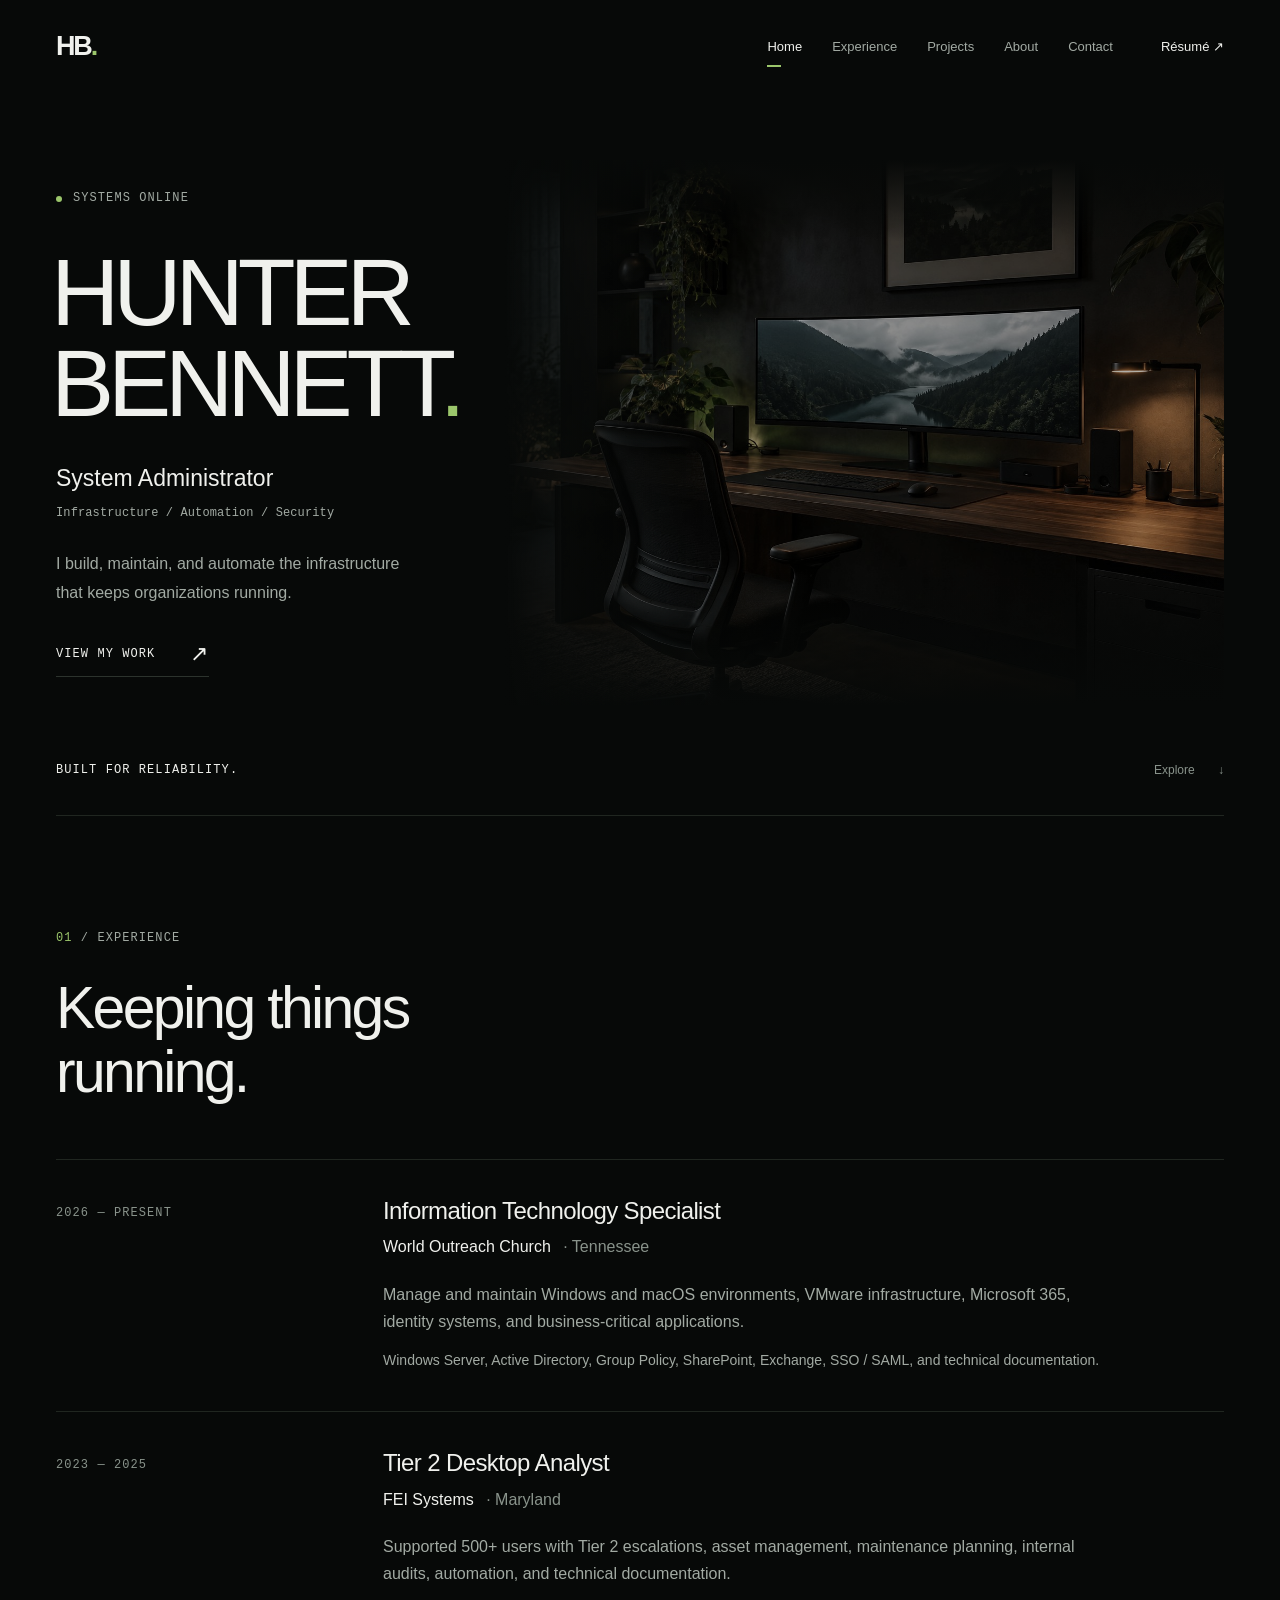
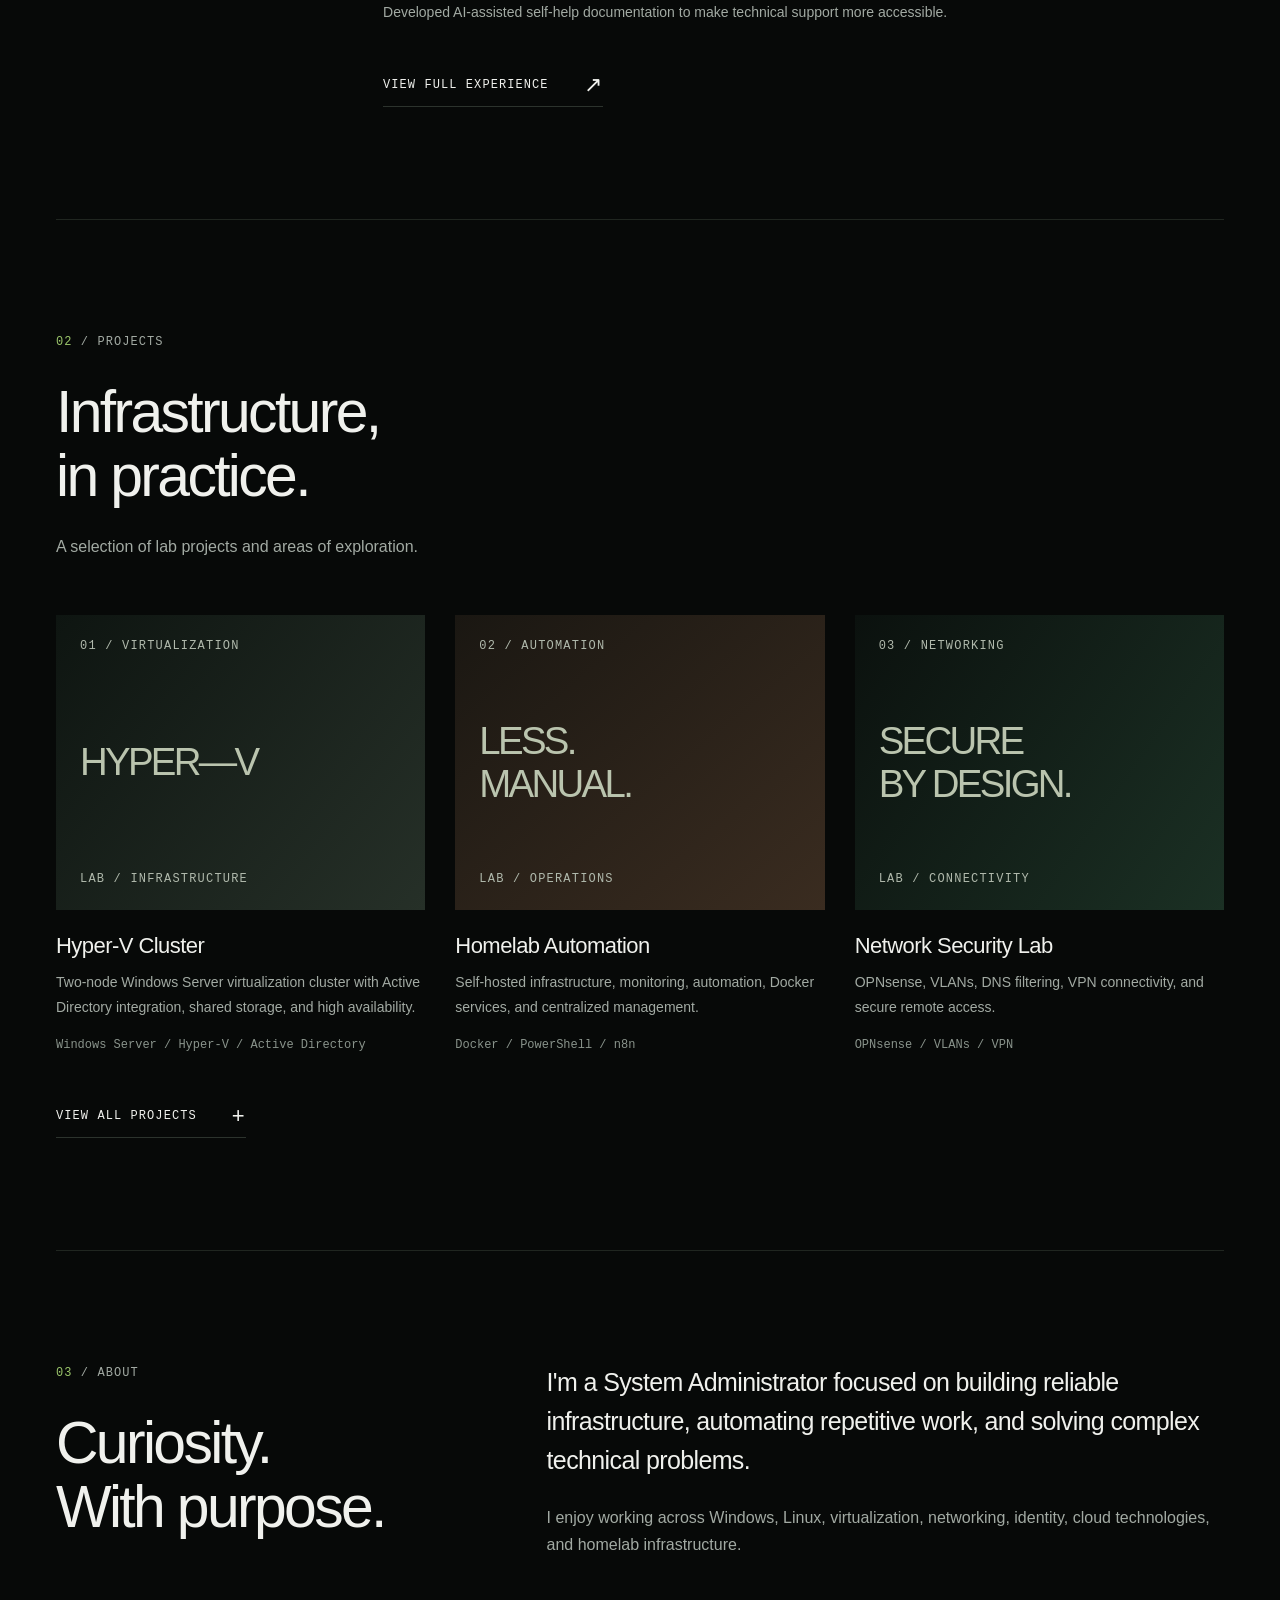
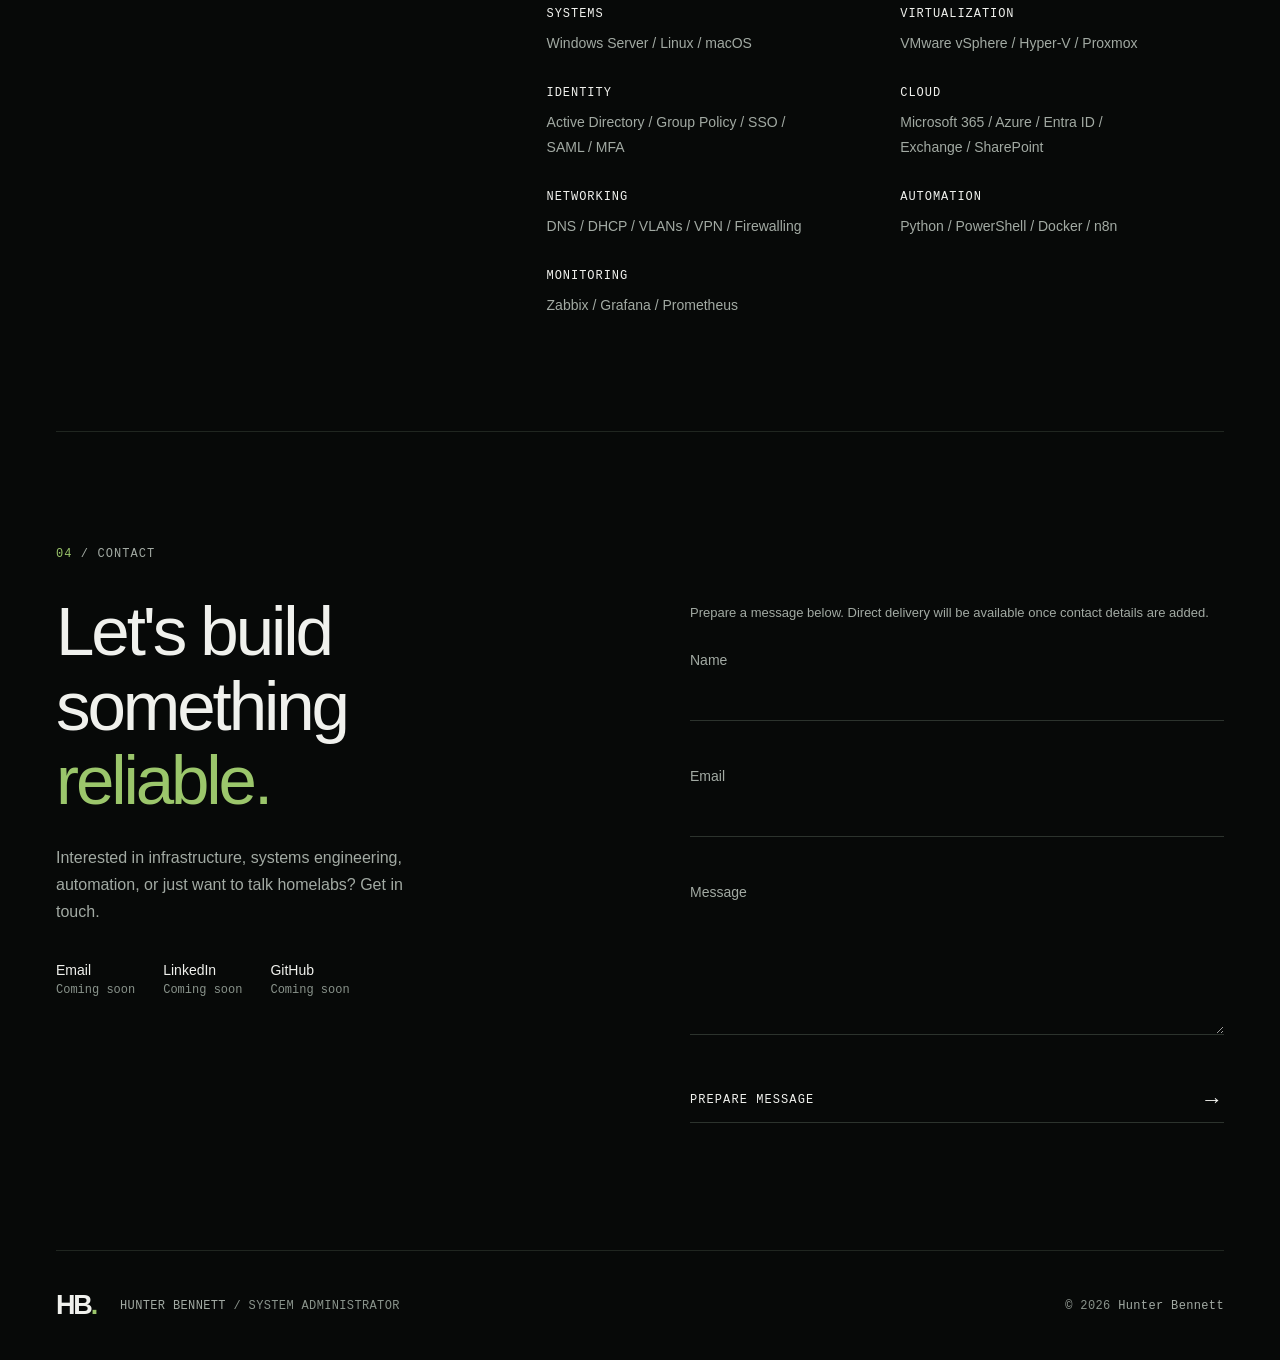
<file: index.html>
<!doctype html>
<html lang="en">
<head>
  <meta charset="utf-8">
  <meta name="viewport" content="width=device-width, initial-scale=1">
  <title>Hunter Bennett | System Administrator</title>
  <meta name="description" content="Hunter Bennett — System Administrator specializing in infrastructure, virtualization, automation, identity, networking, and Microsoft technologies.">
  <meta name="theme-color" content="#070908">
  <meta property="og:type" content="website">
  <meta property="og:title" content="Hunter Bennett | System Administrator">
  <meta property="og:description" content="Reliable infrastructure. Thoughtful automation. Explore Hunter Bennett’s experience, projects, and technical practice.">
  <meta name="twitter:card" content="summary">
  <link rel="icon" type="image/svg+xml" href="assets/icons/favicon.svg">
  <link rel="stylesheet" href="css/style.css">
  <script src="js/main.js" defer></script>
</head>
<body>
  <a class="skip-link" href="#main">Skip to content</a>
  <header class="site-header">
    <div class="container nav-layout">
      <a class="wordmark" href="#home" aria-label="Hunter Bennett home">HB<span>.</span></a>
      <button class="menu-toggle" aria-expanded="false" aria-controls="navigation" hidden>Menu <span aria-hidden="true">☰</span></button>
      <nav id="navigation" aria-label="Main navigation">
        <a href="#home" aria-current="location">Home</a><a href="#experience">Experience</a><a href="#projects">Projects</a><a href="#about">About</a><a href="#contact">Contact</a>
        <a class="resume-link" href="resume.html">Résumé <span aria-hidden="true">↗</span></a>
      </nav>
    </div>
  </header>
  <main id="main">
    <section class="hero container" id="home" aria-labelledby="hero-title">
      <div class="hero-copy">
        <p class="eyebrow status"><span aria-hidden="true"></span> Systems online</p>
        <h1 id="hero-title">HUNTER<br>BENNETT<span>.</span></h1>
        <p class="role">System Administrator</p>
        <p class="focus">Infrastructure / Automation / Security</p>
        <p class="intro">I build, maintain, and automate the infrastructure that keeps organizations running.</p>
        <a class="text-link" href="#projects">View my work <span aria-hidden="true">↗</span></a>
      </div>
      <div class="hero-visual"><img src="assets/images/workstation.jpg" alt="A quiet dark workstation with walnut surfaces, green plants, and warm ambient lighting" width="1536" height="1024" fetchpriority="high"></div>
      <div class="hero-bottom"><span class="eyebrow">Built for reliability.</span><a href="#experience" aria-label="Scroll to experience">Explore <span aria-hidden="true">↓</span></a></div>
    </section>
    <section class="section container" id="experience" aria-labelledby="experience-title">
      <div class="section-heading reveal"><p class="eyebrow"><span>01</span> / Experience</p><h2 id="experience-title">Keeping things<br>running.</h2></div>
      <div class="experience-list">
        <article class="job reveal"><p class="date">2026 — PRESENT</p><div><h3>Information Technology Specialist</h3><p class="company">World Outreach Church <span>· Tennessee</span></p><p>Manage and maintain Windows and macOS environments, VMware infrastructure, Microsoft 365, identity systems, and business-critical applications.</p><p class="job-detail">Windows Server, Active Directory, Group Policy, SharePoint, Exchange, SSO / SAML, and technical documentation.</p></div></article>
        <article class="job reveal"><p class="date">2023 — 2025</p><div><h3>Tier 2 Desktop Analyst</h3><p class="company">FEI Systems <span>· Maryland</span></p><p>Supported 500+ users with Tier 2 escalations, asset management, maintenance planning, internal audits, automation, and technical documentation.</p><p class="job-detail">Developed AI-assisted self-help documentation to make technical support more accessible.</p></div></article>
      </div>
      <a class="text-link section-link" href="resume.html">View full experience <span aria-hidden="true">↗</span></a>
    </section>
    <section class="section container" id="projects" aria-labelledby="projects-title">
      <div class="section-heading reveal"><p class="eyebrow"><span>02</span> / Projects</p><h2 id="projects-title">Infrastructure,<br>in practice.</h2><p class="section-note">A selection of lab projects and areas of exploration.</p></div>
      <div class="project-grid">
        <!-- Replace these intentionally abstract image placeholders with real project photographs. Future case studies can link from each project title. -->
        <article class="project reveal"><div class="project-image cluster" role="img" aria-label="Abstract placeholder for a Hyper-V server cluster photograph"><span>01 / VIRTUALIZATION</span><b aria-hidden="true">HYPER—V</b><small>LAB / INFRASTRUCTURE</small></div><h3>Hyper-V Cluster</h3><p>Two-node Windows Server virtualization cluster with Active Directory integration, shared storage, and high availability.</p><p class="project-meta">Windows Server / Hyper-V / Active Directory</p></article>
        <article class="project reveal"><div class="project-image automation" role="img" aria-label="Abstract placeholder for a homelab workstation photograph"><span>02 / AUTOMATION</span><b aria-hidden="true">LESS.<br>MANUAL.</b><small>LAB / OPERATIONS</small></div><h3>Homelab Automation</h3><p>Self-hosted infrastructure, monitoring, automation, Docker services, and centralized management.</p><p class="project-meta">Docker / PowerShell / n8n</p></article>
        <article class="project reveal"><div class="project-image network" role="img" aria-label="Abstract placeholder for a network equipment photograph"><span>03 / NETWORKING</span><b aria-hidden="true">SECURE<br>BY DESIGN.</b><small>LAB / CONNECTIVITY</small></div><h3>Network Security Lab</h3><p>OPNsense, VLANs, DNS filtering, VPN connectivity, and secure remote access.</p><p class="project-meta">OPNsense / VLANs / VPN</p></article>
      </div>
      <details class="more-projects"><summary class="text-link">View all projects <span aria-hidden="true">+</span></summary><div class="other-projects"><article><h3>Monitoring Stack</h3><p>Zabbix / Grafana / Prometheus</p></article><article><h3>Automation Platform</h3><p>Python / PowerShell / n8n</p></article><article><h3>Self-Hosted Services</h3><p>Docker / Linux / Proxmox</p></article></div></details>
    </section>
    <section class="section container about-section" id="about" aria-labelledby="about-title">
      <div class="section-heading reveal"><p class="eyebrow"><span>03</span> / About</p><h2 id="about-title">Curiosity.<br>With purpose.</h2></div>
      <div class="about-content reveal"><p class="about-lead">I'm a System Administrator focused on building reliable infrastructure, automating repetitive work, and solving complex technical problems.</p><p>I enjoy working across Windows, Linux, virtualization, networking, identity, cloud technologies, and homelab infrastructure.</p>
        <dl class="skills"><div><dt>Systems</dt><dd>Windows Server / Linux / macOS</dd></div><div><dt>Virtualization</dt><dd>VMware vSphere / Hyper-V / Proxmox</dd></div><div><dt>Identity</dt><dd>Active Directory / Group Policy / SSO / SAML / MFA</dd></div><div><dt>Cloud</dt><dd>Microsoft 365 / Azure / Entra ID / Exchange / SharePoint</dd></div><div><dt>Networking</dt><dd>DNS / DHCP / VLANs / VPN / Firewalling</dd></div><div><dt>Automation</dt><dd>Python / PowerShell / Docker / n8n</dd></div><div><dt>Monitoring</dt><dd>Zabbix / Grafana / Prometheus</dd></div></dl>
      </div>
    </section>
    <section class="section container" id="contact" aria-labelledby="contact-title">
      <p class="eyebrow reveal"><span>04</span> / Contact</p>
      <div class="contact-layout"><div class="reveal"><h2 id="contact-title">Let's build<br>something<br><em>reliable.</em></h2><p>Interested in infrastructure, systems engineering, automation, or just want to talk homelabs? Get in touch.</p><ul class="social-links" aria-label="Contact channels"><li>Email <span>Coming soon</span></li><li>LinkedIn <span>Coming soon</span></li><li>GitHub <span>Coming soon</span></li></ul></div>
      <form id="contact-form" class="contact-form reveal" novalidate>
        <p id="form-note" class="form-note">Prepare a message below. Direct delivery will be available once contact details are added.</p>
        <div class="field"><label for="name">Name</label><input id="name" name="name" autocomplete="name" required maxlength="100" aria-describedby="name-error"><p class="error" id="name-error"></p></div>
        <div class="field"><label for="email">Email</label><input id="email" name="email" type="email" autocomplete="email" required maxlength="254" aria-describedby="email-error"><p class="error" id="email-error"></p></div>
        <div class="field"><label for="message">Message</label><textarea id="message" name="message" rows="4" required minlength="10" maxlength="5000" aria-describedby="message-error"></textarea><p class="error" id="message-error"></p></div>
        <button class="text-link" type="submit">Prepare message <span aria-hidden="true">→</span></button><p id="form-status" role="status" aria-live="polite"></p><a id="download-message" class="text-link" hidden download="message-to-hunter.txt">Download message <span aria-hidden="true">↓</span></a>
        <noscript><p>Message preparation requires JavaScript. Contact details are not yet available.</p></noscript>
      </form></div>
    </section>
  </main>
  <footer class="container"><a href="#home" class="wordmark" aria-label="Back to top">HB<span>.</span></a><p>Hunter Bennett <span>/ System Administrator</span></p><p class="copyright">© <span id="year">2026</span> Hunter Bennett</p></footer>
</body>
</html>
</file>
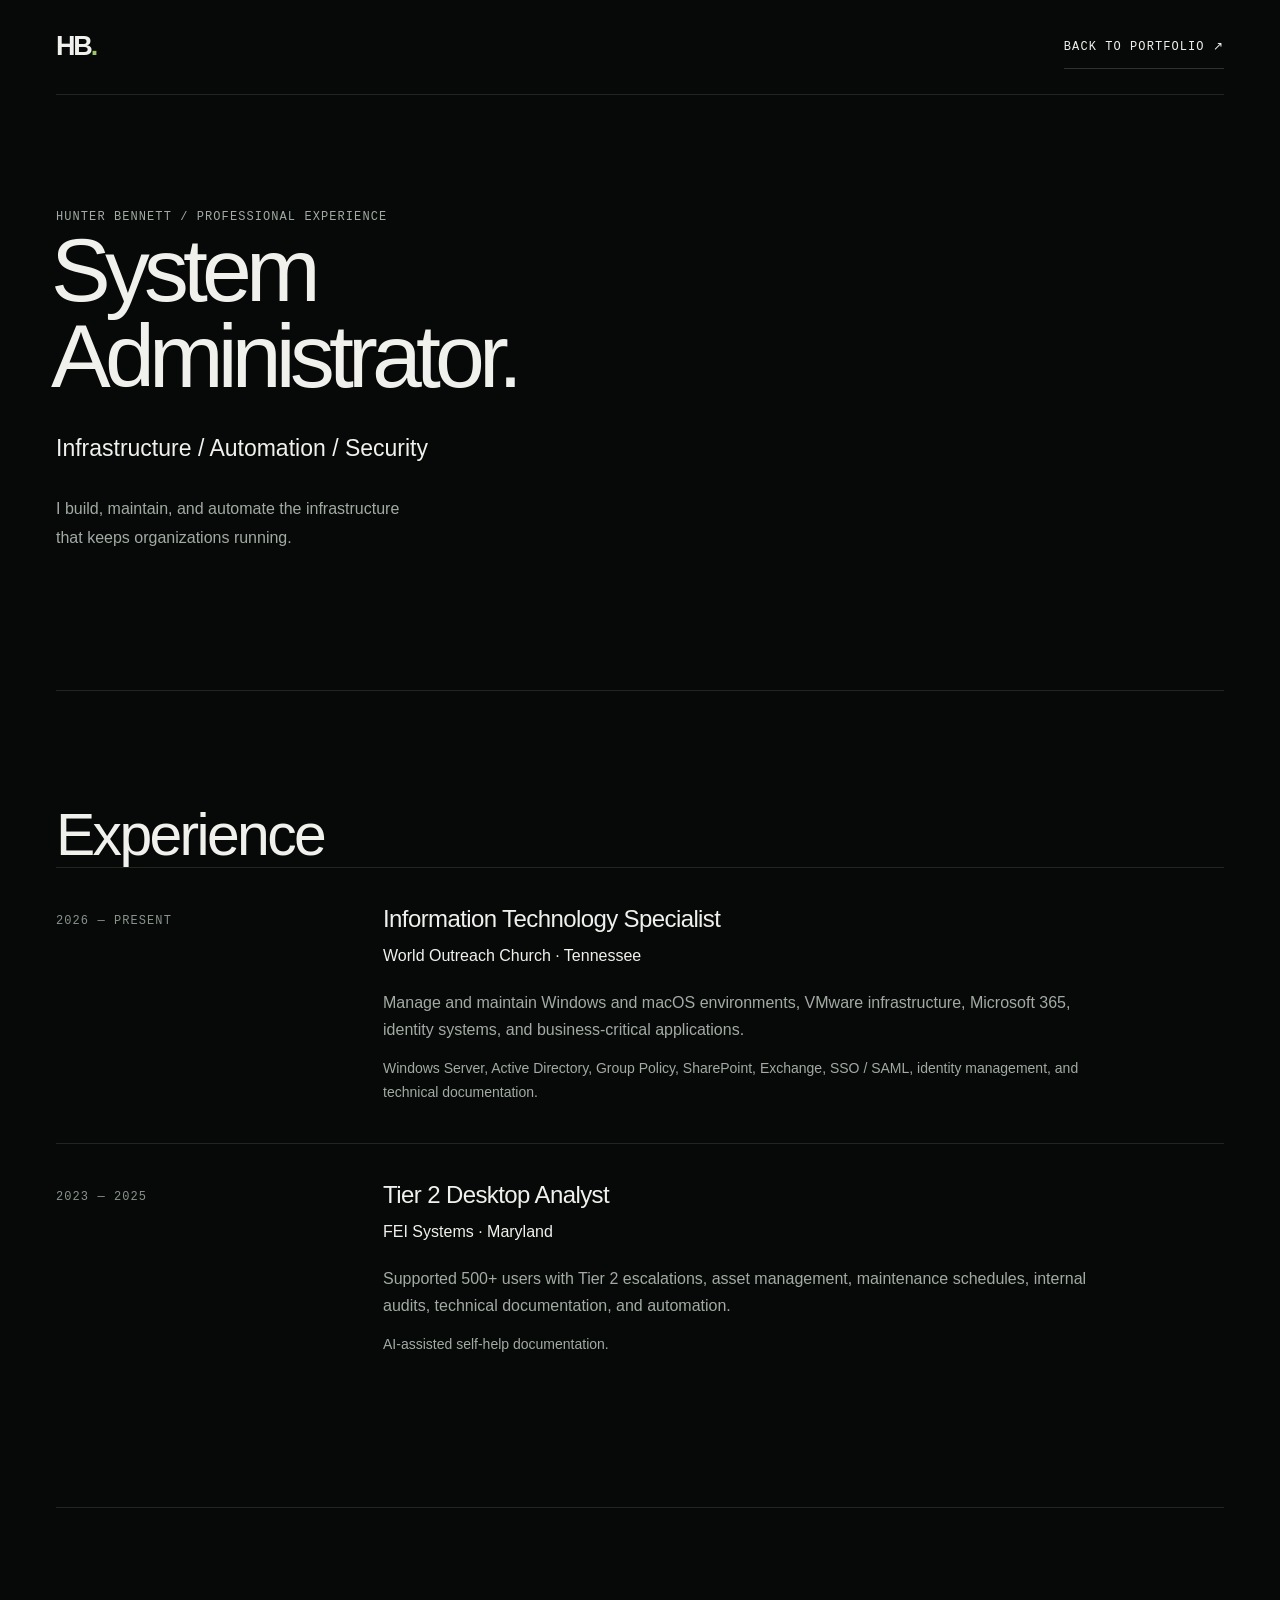
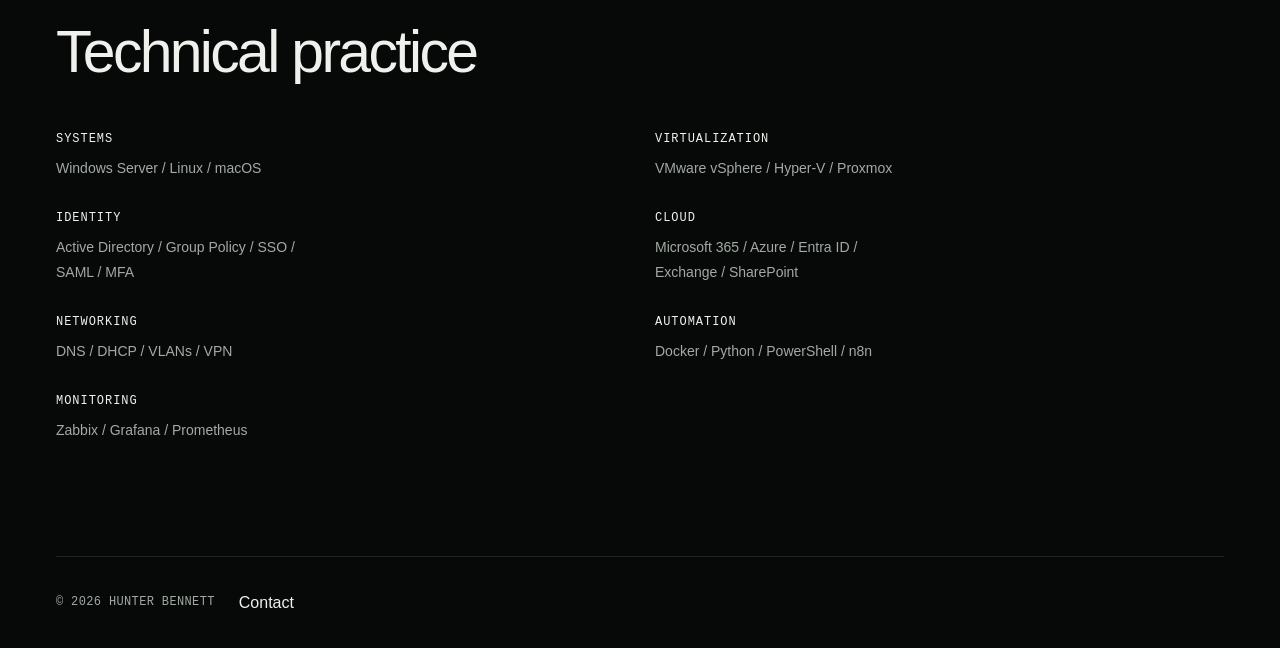
<file: resume.html>
<!doctype html>
<html lang="en"><head><meta charset="utf-8"><meta name="viewport" content="width=device-width, initial-scale=1"><title>Experience | Hunter Bennett</title><meta name="description" content="Professional experience and technical skills of Hunter Bennett, System Administrator."><link rel="icon" href="assets/icons/favicon.svg" type="image/svg+xml"><link rel="stylesheet" href="css/style.css"></head>
<body><header class="container nav-layout"><a class="wordmark" href="index.html">HB<span>.</span></a><a class="text-link" href="index.html#experience">Back to portfolio ↗</a></header><main class="container"><section class="section"><p class="eyebrow">Hunter Bennett / Professional experience</p><h1 class="resume-title">System<br>Administrator.</h1><p class="role">Infrastructure / Automation / Security</p><p class="intro">I build, maintain, and automate the infrastructure that keeps organizations running.</p></section>
<section class="section" aria-labelledby="experience"><h2 id="experience">Experience</h2><article class="job"><p class="date">2026 — PRESENT</p><div><h3>Information Technology Specialist</h3><p class="company">World Outreach Church · Tennessee</p><p>Manage and maintain Windows and macOS environments, VMware infrastructure, Microsoft 365, identity systems, and business-critical applications.</p><p class="job-detail">Windows Server, Active Directory, Group Policy, SharePoint, Exchange, SSO / SAML, identity management, and technical documentation.</p></div></article><article class="job"><p class="date">2023 — 2025</p><div><h3>Tier 2 Desktop Analyst</h3><p class="company">FEI Systems · Maryland</p><p>Supported 500+ users with Tier 2 escalations, asset management, maintenance schedules, internal audits, technical documentation, and automation.</p><p class="job-detail">AI-assisted self-help documentation.</p></div></article></section>
<section class="section" aria-labelledby="skills"><h2 id="skills">Technical practice</h2><dl class="skills"><div><dt>Systems</dt><dd>Windows Server / Linux / macOS</dd></div><div><dt>Virtualization</dt><dd>VMware vSphere / Hyper-V / Proxmox</dd></div><div><dt>Identity</dt><dd>Active Directory / Group Policy / SSO / SAML / MFA</dd></div><div><dt>Cloud</dt><dd>Microsoft 365 / Azure / Entra ID / Exchange / SharePoint</dd></div><div><dt>Networking</dt><dd>DNS / DHCP / VLANs / VPN</dd></div><div><dt>Automation</dt><dd>Docker / Python / PowerShell / n8n</dd></div><div><dt>Monitoring</dt><dd>Zabbix / Grafana / Prometheus</dd></div></dl></section></main><footer class="container"><p>© 2026 Hunter Bennett</p><a href="index.html#contact">Contact</a></footer></body></html>
</file>
<file: css/style.css>
/* 1. Variables */
:root{--bg:#070908;--bg-secondary:#0a0d0b;--surface:#0f1310;--text:#f0f1ed;--text-secondary:#a2aaa3;--text-muted:#89938b;--border:#202620;--border-light:#2c332d;--green:#9bc66b;--green-muted:#6f8f51;--green-dark:#26351f;--walnut:#654936;--sans:Arial,Helvetica,sans-serif;--mono:Consolas,'Courier New',monospace;--width:1400px}
/* 2. Reset */
*,*::before,*::after{box-sizing:border-box}body,h1,h2,h3,p,dl,dd{margin:0}button,input,textarea{font:inherit}img{display:block;max-width:100%}button,a,input,textarea{-webkit-tap-highlight-color:transparent}[hidden]{display:none!important}
/* 3. Base */
html{scroll-behavior:smooth;scroll-padding-top:110px}body{background:var(--bg);color:var(--text);font:16px/1.7 var(--sans)}a{color:inherit;text-decoration:none}button{color:inherit;cursor:pointer}a,button{touch-action:manipulation}a:hover{color:var(--green)}::selection{background:var(--green-dark);color:var(--text)}:focus-visible{outline:2px solid var(--green);outline-offset:6px}.container{width:calc(100% - 112px);max-width:var(--width);margin-inline:auto}.section{padding-block:112px;border-top:1px solid var(--border)}.skip-link{position:fixed;z-index:100;top:12px;left:12px;padding:10px 18px;background:var(--text);color:var(--bg);transform:translateY(-150%)}.skip-link:focus{transform:none}
/* 4. Typography */
h1,h2,h3{font-weight:500;line-height:1.08;letter-spacing:-.045em}h2{font-size:clamp(38px,4.6vw,68px)}h3{font-size:24px;letter-spacing:-.025em}p{color:var(--text-secondary)}.eyebrow,.date,.project-meta{font-family:var(--mono);font-size:12px;letter-spacing:.09em}.eyebrow{text-transform:uppercase}.eyebrow>span{color:var(--green)}.text-link{display:inline-flex;align-items:center;gap:35px;min-height:44px;border:0;border-bottom:1px solid var(--border-light);background:transparent;padding:8px 0;font:12px/1.5 var(--mono);letter-spacing:.09em;text-transform:uppercase}.text-link span{font:22px var(--sans);transition:transform .25s}.text-link:hover{color:var(--green);border-color:var(--green-muted)}.text-link:hover span{transform:translate(3px,-2px)}.section-heading{margin-bottom:55px}.section-heading .eyebrow{margin-bottom:28px}.section-note{margin-top:25px;max-width:390px}
/* 5. Navigation */
.site-header{position:sticky;top:0;z-index:20;transition:background .25s,border-color .25s;border-bottom:1px solid transparent;background:var(--bg)}.site-header.scrolled{background:rgba(7,9,8,.94);backdrop-filter:blur(14px);border-color:var(--border)}.nav-layout{min-height:94px;display:flex;justify-content:space-between;align-items:center;gap:24px}.wordmark{font-size:27px;font-weight:700;letter-spacing:-.08em}.wordmark span{color:var(--green)}nav{display:flex;gap:30px;align-items:center}nav a{font-size:13px;color:var(--text-secondary);padding-block:12px;position:relative}nav a[aria-current]{color:var(--text)}nav a[aria-current]::after{content:'';position:absolute;bottom:3px;left:0;width:14px;height:2px;background:var(--green)}nav .resume-link{color:var(--text);margin-left:18px}.menu-toggle{background:none;border:1px solid var(--border-light);padding:8px 12px;font-size:14px}
.menu-toggle{display:none}
/* 6. Hero */
.hero{position:relative;min-height:720px;display:grid;grid-template-columns:44% 56%;align-items:center;padding-block:65px 110px}.hero-copy{position:relative;z-index:2}.status{display:flex;align-items:center;gap:11px;margin-bottom:38px}.status span{height:6px;width:6px;background:var(--green);border-radius:50%}h1{font-size:clamp(60px,7.4vw,110px);line-height:.96;letter-spacing:-.065em;margin-left:-5px}h1 span{color:var(--green)}.role{font-size:23px;color:var(--text);margin-top:30px}.focus{font:12px/1.7 var(--mono);margin-top:5px;letter-spacing:.01em}.intro{max-width:350px;margin-block:27px 25px;line-height:1.8}.hero-visual{align-self:stretch;position:relative;margin-left:-65px;min-height:510px;overflow:hidden}.hero-visual img{width:100%;height:100%;object-fit:cover;object-position:58% center;filter:brightness(.7) saturate(.7)}.hero-visual::after{content:'';position:absolute;inset:0;background:linear-gradient(90deg,var(--bg),transparent 30%),linear-gradient(0deg,var(--bg),transparent 25%,transparent 85%,var(--bg));pointer-events:none}.hero-bottom{position:absolute;bottom:35px;left:0;right:0;display:flex;justify-content:space-between;align-items:center}.hero-bottom a{font-size:12px;color:var(--text-muted)}.hero-bottom a span{margin-left:20px}
/* 7. Experience */
.job{display:grid;grid-template-columns:28% 1fr;padding:38px 0;border-top:1px solid var(--border)}.date{padding-top:5px;color:var(--text-muted)}.company{margin:10px 0 20px;color:var(--text)}.company span{color:var(--text-muted);margin-left:8px}.job p:not(.date){max-width:720px}.job-detail{font-size:14px;margin-top:14px}.section-link{margin-left:28%}
/* 8. Projects */
.project-grid{display:grid;grid-template-columns:repeat(3,minmax(0,1fr));gap:30px}.project-image{aspect-ratio:1.25;display:flex;flex-direction:column;justify-content:space-between;padding:24px;background:var(--surface);overflow:hidden;transition:filter .3s,transform .3s}.project-image span,.project-image small{font:12px var(--mono);letter-spacing:.1em;color:#b0b9ac}.project-image b{font-size:clamp(25px,3vw,46px);font-weight:400;letter-spacing:-.07em;line-height:1.1;color:#bac4ae}.cluster{background:linear-gradient(130deg,#0e1511,#263028)}.automation{background:linear-gradient(140deg,#1a1712,#3a2c20)}.network{background:linear-gradient(125deg,#0b110e,#1b3024)}.project:hover .project-image{filter:brightness(1.1);transform:scale(1.015)}.project h3{font-size:22px;margin:24px 0 12px}.project p{font-size:14px;line-height:1.75}.project .project-meta{font-size:12px;letter-spacing:0;margin-top:16px;color:var(--text-muted)}.more-projects{margin-top:38px}.more-projects summary{cursor:pointer;list-style:none}.more-projects summary::-webkit-details-marker{display:none}.more-projects[open] summary span{transform:rotate(45deg)}.other-projects{display:grid;grid-template-columns:repeat(3,1fr);gap:30px;margin-top:35px}.other-projects article{border-top:1px solid var(--border);padding-top:25px}.other-projects h3{font-size:20px;margin-bottom:12px}.other-projects p{font-size:14px}
/* 9. About */
.about-section{display:grid;grid-template-columns:42% 58%;gap:0}.about-lead{font-size:25px;line-height:1.55;letter-spacing:-.025em;color:var(--text);margin-bottom:25px}.skills{display:grid;grid-template-columns:1fr 1fr;gap:30px;margin-top:48px}.skills dt{font:12px var(--mono);text-transform:uppercase;letter-spacing:.08em;color:var(--text);margin-bottom:10px}.skills dd{font-size:14px;line-height:1.8;color:var(--text-secondary);max-width:260px}
/* 10. Contact */
.contact-layout{display:grid;grid-template-columns:1fr 1fr;gap:100px;margin-top:30px}.contact-layout h2{font-size:clamp(40px,5.4vw,78px)}h2 em{font-style:normal;color:var(--green)}.contact-layout h2+p{max-width:370px;margin-top:26px}.social-links{list-style:none;margin:34px 0 0;padding:0;display:flex;gap:28px}.social-links li{font-size:14px}.social-links span{display:block;font:12px var(--mono);color:var(--text-muted)}.contact-form{padding-top:8px}.form-note{font-size:13px;margin-bottom:25px}.field{margin-bottom:20px}.field label{font-size:14px;color:var(--text-secondary);display:block}.field input,.field textarea{display:block;width:100%;border:0;border-bottom:1px solid var(--border-light);background:transparent;color:var(--text);border-radius:0;padding:10px 0;resize:vertical}.field input:focus,.field textarea:focus{outline:none;border-bottom-color:var(--green)}.field input:focus-visible,.field textarea:focus-visible{box-shadow:0 1px var(--green)}.field [aria-invalid=true]{border-color:#e0a391}.error{font-size:12px;color:#e0a391;min-height:20px;margin-top:4px}#form-status{font-size:14px;margin-block:15px}.contact-form .text-link{width:100%;justify-content:space-between}
/* 11. Footer */
footer{border-top:1px solid var(--border);padding-block:32px;display:flex;align-items:center;gap:24px}footer p{font:12px var(--mono);text-transform:uppercase;letter-spacing:.03em}footer p span{color:var(--text-muted)}footer .copyright{margin-left:auto;text-transform:none}
/* 12. Animations: content remains visible without JavaScript. */
.reveal{transition:opacity .65s ease,transform .65s ease}.reveal.pending{opacity:0;transform:translateY(15px)}
/* 13. Responsive */
@media(min-width:1600px){.hero{min-height:800px}}
@media(max-width:1200px){.container{width:calc(100% - 72px)}nav{gap:22px}.hero{min-height:650px}.hero-visual{min-height:450px}.contact-layout{gap:60px}.project-image{padding:20px}}
@media(max-width:900px){.container{width:calc(100% - 48px)}nav{gap:16px}nav .resume-link{margin-left:0}.hero{grid-template-columns:48% 52%;min-height:640px}h1{font-size:clamp(58px,8.5vw,76px)}.section{padding-block:80px}.project-grid{grid-template-columns:repeat(2,minmax(0,1fr));row-gap:40px}.project-image b{font-size:38px}.about-section{grid-template-columns:36% 64%}.about-section h2{font-size:36px}.contact-layout{gap:40px}.social-links{gap:20px}}
@media(max-width:768px){html{scroll-padding-top:90px}.nav-layout{min-height:76px;flex-wrap:wrap}.menu-toggle:not([hidden]){display:block}.nav-layout nav{width:100%;flex-wrap:wrap;gap:8px 22px;padding-bottom:18px}.enhanced .nav-layout nav{display:none}.enhanced .nav-layout nav.open{display:flex}.enhanced nav a{width:100%;font-size:16px}.hero{display:flex;flex-direction:column;align-items:stretch;padding:50px 0 75px;min-height:auto}.hero-copy{padding-bottom:30px}.status{margin-bottom:30px}h1{font-size:clamp(65px,14vw,106px)}.hero-visual{margin:0 -24px;min-height:0;height:340px}.hero-visual img{object-position:center 55%}.hero-visual::after{background:linear-gradient(0deg,var(--bg),transparent 35%,transparent 75%,var(--bg))}.hero-bottom{bottom:25px}.intro{max-width:390px}.role{margin-top:25px}.section-heading{margin-bottom:38px}.job{grid-template-columns:1fr;gap:16px;padding:30px 0;border-left:1px solid var(--border);padding-left:22px}.section-link{margin-left:22px}.about-section{grid-template-columns:1fr}.about-section h2{font-size:45px}.contact-layout{grid-template-columns:1fr;gap:45px}.contact-layout h2{font-size:clamp(44px,10vw,68px)}.contact-layout h2+p{max-width:450px}.contact-form{max-width:600px}.other-projects{grid-template-columns:1fr;gap:22px}footer{flex-wrap:wrap;gap:16px}footer p{max-width:70%}footer p span{display:block}footer .copyright{width:100%;margin:0 0 0 46px}}
@media(max-width:480px){.section{padding-block:62px}.hero{padding-top:34px}.project-grid{grid-template-columns:1fr}.project-image{aspect-ratio:1.5}.project-image b{font-size:46px}.skills{grid-template-columns:1fr;gap:24px}.skills dd{max-width:none}.about-lead{font-size:22px}.company span{display:block;margin-left:0}.hero-visual{height:285px}.focus{font-size:12px}.section-heading h2{font-size:40px}}
@media(prefers-reduced-motion:reduce){html{scroll-behavior:auto}*,*::before,*::after{transition:none!important;animation:none!important}.reveal.pending{opacity:1;transform:none}.project:hover .project-image{transform:none}}
@media print{.site-header,.hero-visual,.contact-form,.hero-bottom,.more-projects{display:none}body{background:white;color:black}.container{width:100%}.section{padding:25px 0}.hero{min-height:0;padding:20px 0;display:block}h1{font-size:48px}p,.skills dd{color:#333}.reveal.pending{opacity:1;transform:none}.project-image{display:none}}

.resume-title{font-size:clamp(32px,7vw,100px);overflow-wrap:anywhere}
</file>
